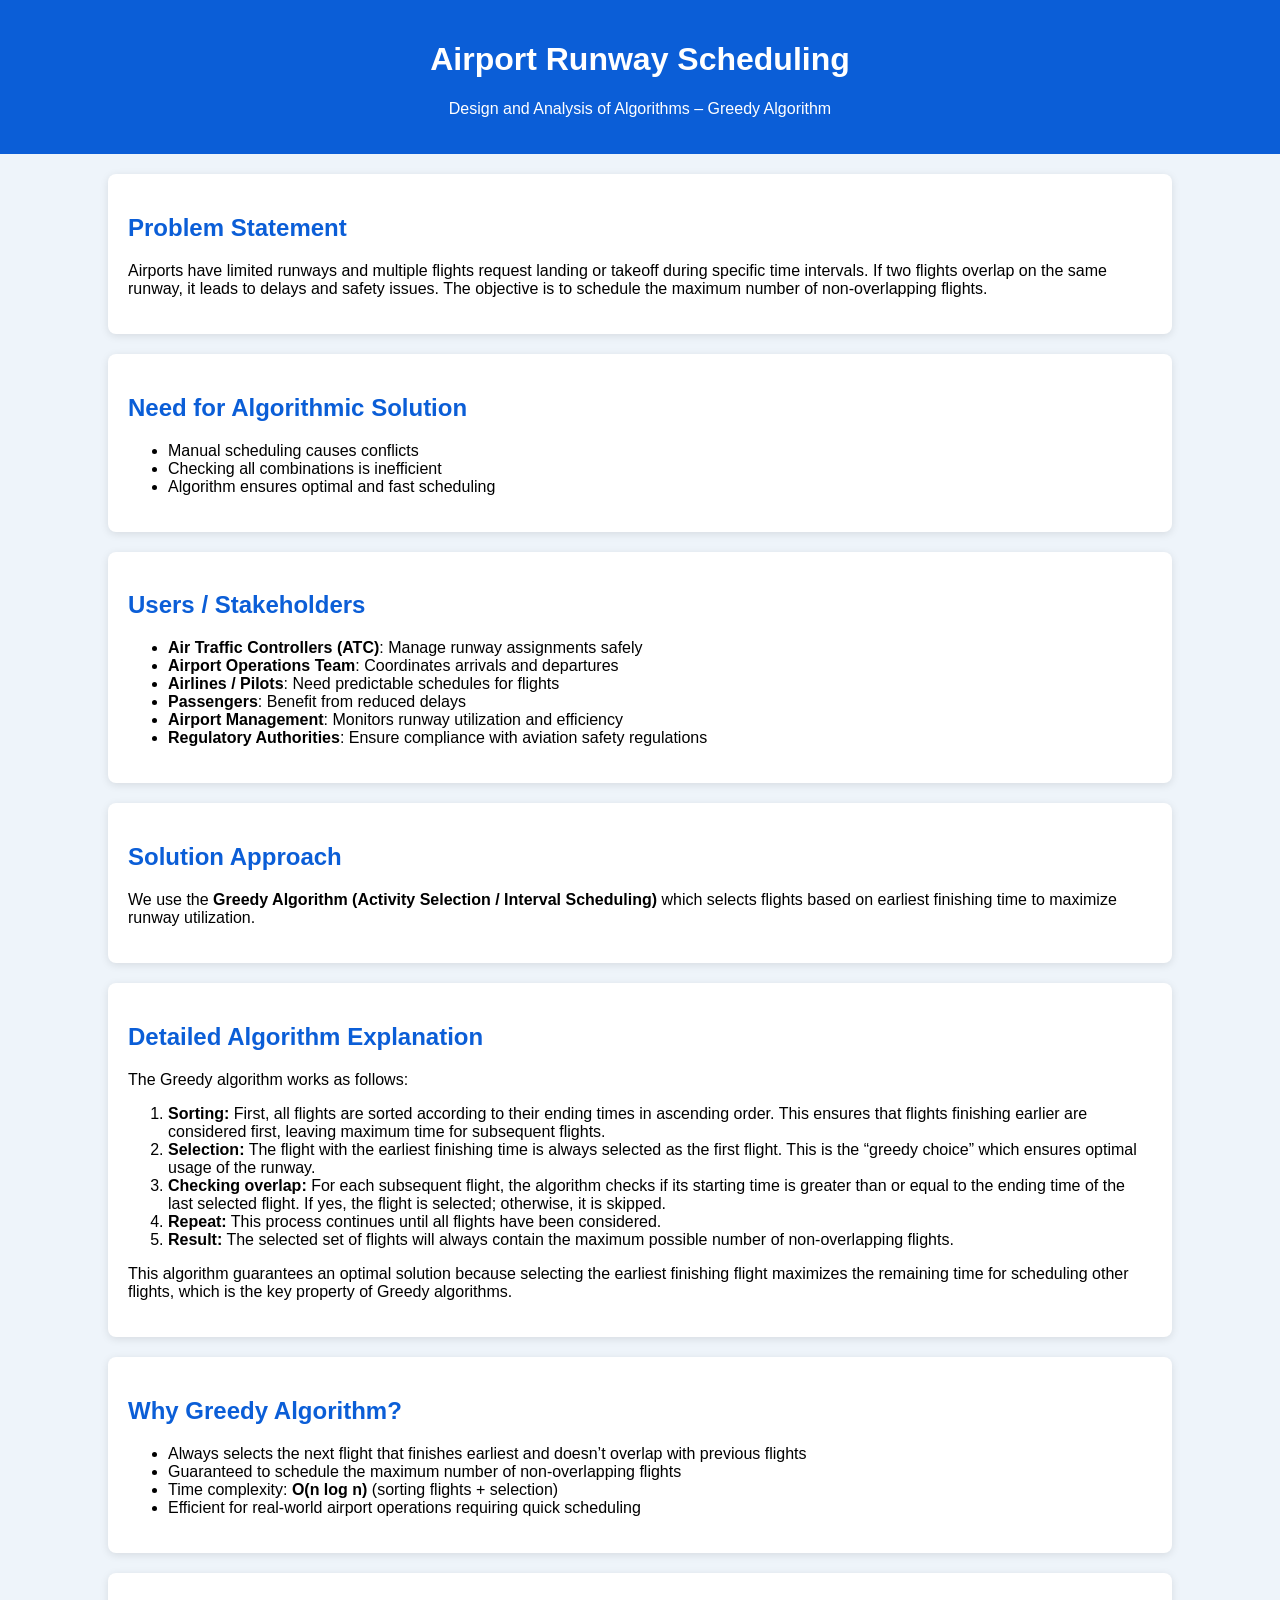
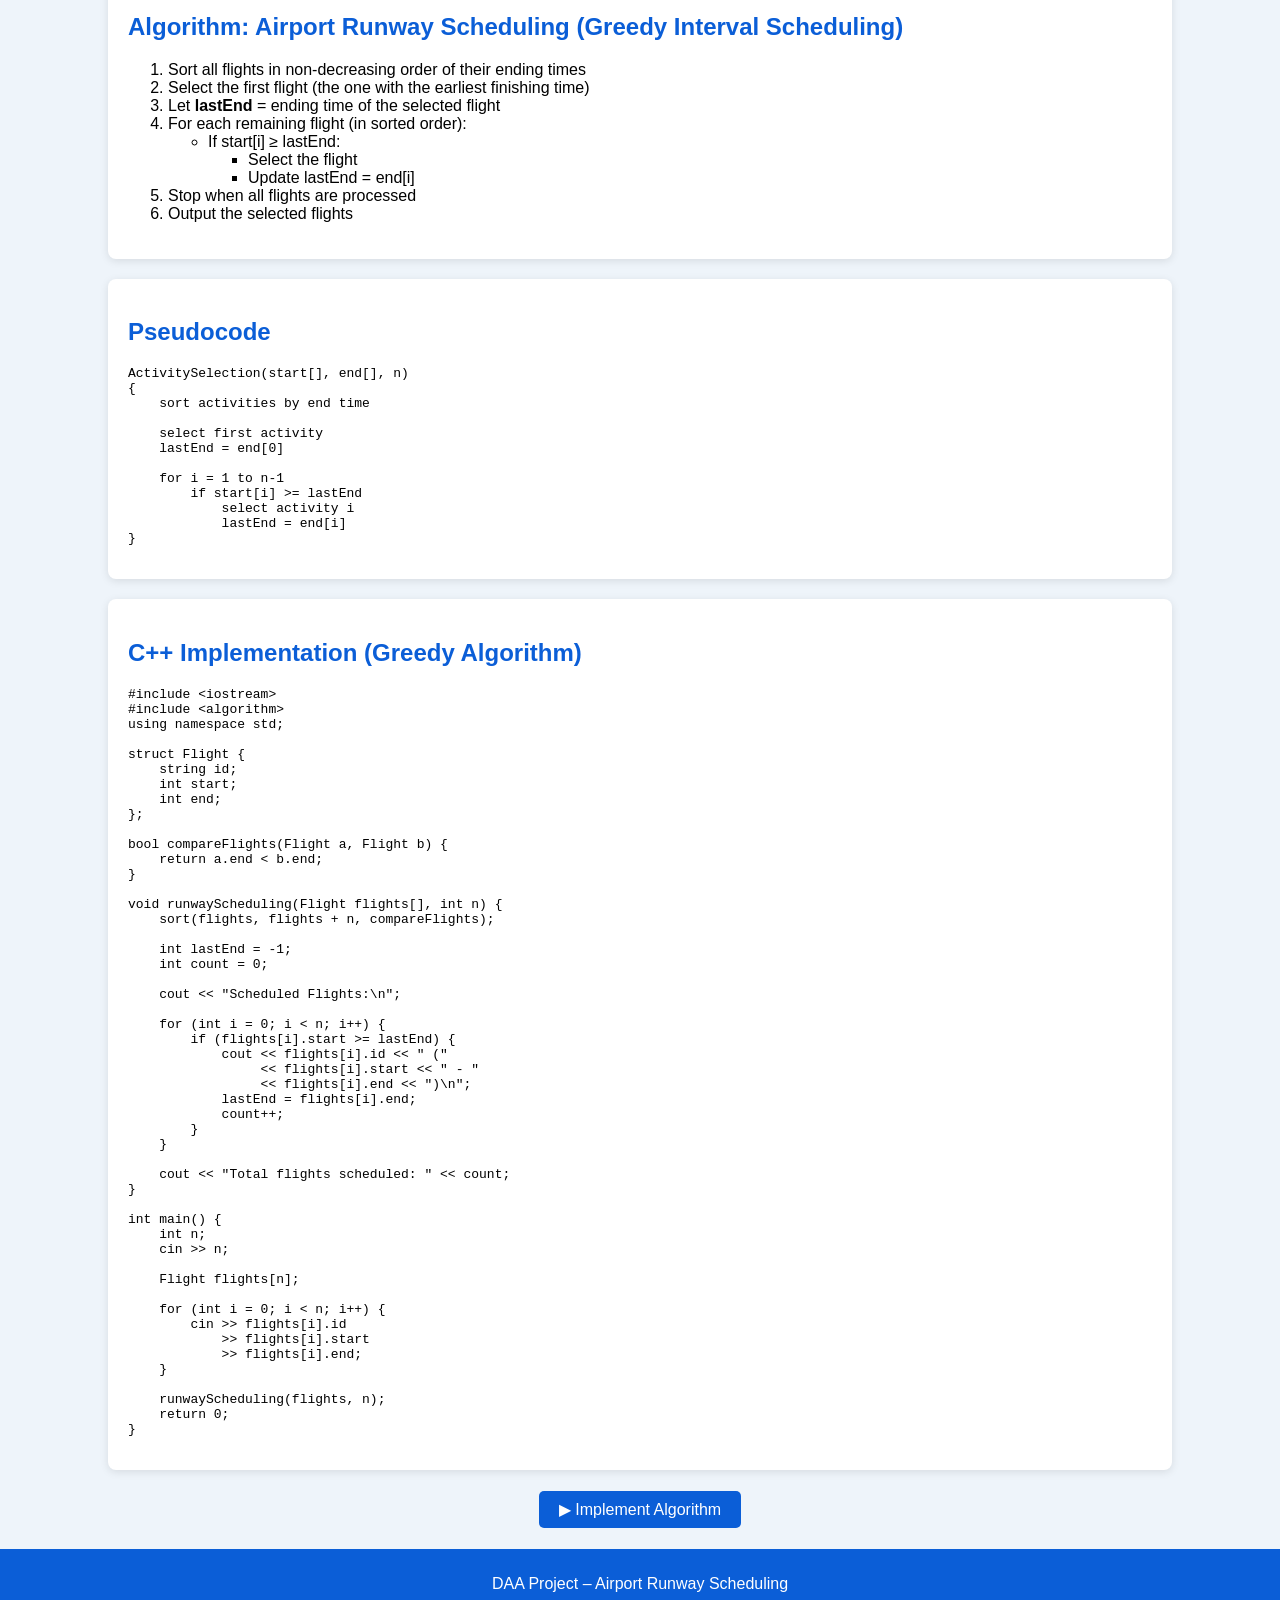
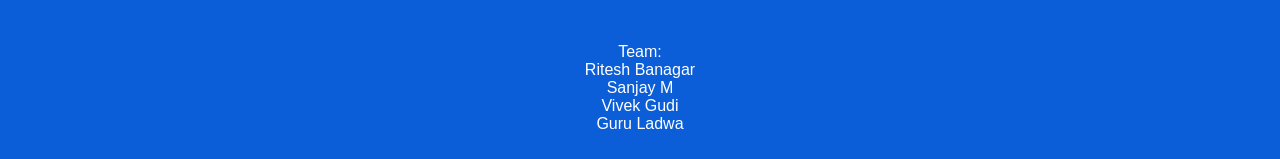
<file: index.html>
<!DOCTYPE html>
<html lang="en">
<head>
    <meta charset="UTF-8">
    <title>Airport Runway Scheduling</title>
    <link rel="stylesheet" href="style.css">
</head>
<body>

<header>
    <h1>Airport Runway Scheduling</h1>
    <p>Design and Analysis of Algorithms – Greedy Algorithm</p>
</header>

<section class="card">
    <h2>Problem Statement</h2>
    <p>
        Airports have limited runways and multiple flights request landing or takeoff during specific
        time intervals. If two flights overlap on the same runway, it leads to delays and safety issues.
        The objective is to schedule the maximum number of non-overlapping flights.
    </p>
</section>

<section class="card">
    <h2>Need for Algorithmic Solution</h2>
    <ul>
        <li>Manual scheduling causes conflicts</li>
        <li>Checking all combinations is inefficient</li>
        <li>Algorithm ensures optimal and fast scheduling</li>
    </ul>
</section>

<section class="card">
    <h2>Users / Stakeholders</h2>
    <ul>
        <li><b>Air Traffic Controllers (ATC)</b>: Manage runway assignments safely</li>
        <li><b>Airport Operations Team</b>: Coordinates arrivals and departures</li>
        <li><b>Airlines / Pilots</b>: Need predictable schedules for flights</li>
        <li><b>Passengers</b>: Benefit from reduced delays</li>
        <li><b>Airport Management</b>: Monitors runway utilization and efficiency</li>
        <li><b>Regulatory Authorities</b>: Ensure compliance with aviation safety regulations</li>
    </ul>
</section>

<section class="card">
    <h2>Solution Approach</h2>
    <p>
        We use the <b>Greedy Algorithm (Activity Selection / Interval Scheduling)</b> which selects
        flights based on earliest finishing time to maximize runway utilization.
    </p>
</section>

<section class="card">
    <h2>Detailed Algorithm Explanation</h2>
    <p>
        The Greedy algorithm works as follows:
    </p>
    <ol>
        <li>
            <b>Sorting:</b> First, all flights are sorted according to their ending times in ascending order. 
            This ensures that flights finishing earlier are considered first, leaving maximum time for subsequent flights.
        </li>
        <li>
            <b>Selection:</b> The flight with the earliest finishing time is always selected as the first flight. 
            This is the “greedy choice” which ensures optimal usage of the runway.
        </li>
        <li>
            <b>Checking overlap:</b> For each subsequent flight, the algorithm checks if its starting time is greater than 
            or equal to the ending time of the last selected flight. If yes, the flight is selected; otherwise, it is skipped.
        </li>
        <li>
            <b>Repeat:</b> This process continues until all flights have been considered.
        </li>
        <li>
            <b>Result:</b> The selected set of flights will always contain the maximum possible number of non-overlapping flights.
        </li>
    </ol>
    <p>
        This algorithm guarantees an optimal solution because selecting the earliest finishing flight maximizes the remaining 
        time for scheduling other flights, which is the key property of Greedy algorithms.
    </p>
</section>

<section class="card">
    <h2>Why Greedy Algorithm?</h2>
    <ul>
        <li>Always selects the next flight that finishes earliest and doesn’t overlap with previous flights</li>
        <li>Guaranteed to schedule the maximum number of non-overlapping flights</li>
        <li>Time complexity: <b>O(n log n)</b> (sorting flights + selection)</li>
        <li>Efficient for real-world airport operations requiring quick scheduling</li>
    </ul>
</section>

<section class="card">
    <h2>Algorithm: Airport Runway Scheduling (Greedy Interval Scheduling)</h2>
    <ol>
        <li>Sort all flights in non-decreasing order of their ending times</li>
        <li>Select the first flight (the one with the earliest finishing time)</li>
        <li>Let <b>lastEnd</b> = ending time of the selected flight</li>
        <li>For each remaining flight (in sorted order):</li>
        <ul>
            <li>If start[i] ≥ lastEnd:</li>
            <ul>
                <li>Select the flight</li>
                <li>Update lastEnd = end[i]</li>
            </ul>
        </ul>
        <li>Stop when all flights are processed</li>
        <li>Output the selected flights</li>
    </ol>
</section>

<section class="card">
    <h2>Pseudocode</h2>
<pre>
ActivitySelection(start[], end[], n)
{
    sort activities by end time

    select first activity
    lastEnd = end[0]

    for i = 1 to n-1
        if start[i] >= lastEnd
            select activity i
            lastEnd = end[i]
}
</pre>
</section>

<section class="card">
    <h2>C++ Implementation (Greedy Algorithm)</h2>
<pre>
#include &lt;iostream&gt;
#include &lt;algorithm&gt;
using namespace std;

struct Flight {
    string id;
    int start;
    int end;
};

bool compareFlights(Flight a, Flight b) {
    return a.end &lt; b.end;
}

void runwayScheduling(Flight flights[], int n) {
    sort(flights, flights + n, compareFlights);

    int lastEnd = -1;
    int count = 0;

    cout &lt;&lt; "Scheduled Flights:\n";

    for (int i = 0; i &lt; n; i++) {
        if (flights[i].start &gt;= lastEnd) {
            cout &lt;&lt; flights[i].id &lt;&lt; " (" 
                 &lt;&lt; flights[i].start &lt;&lt; " - " 
                 &lt;&lt; flights[i].end &lt;&lt; ")\n";
            lastEnd = flights[i].end;
            count++;
        }
    }

    cout &lt;&lt; "Total flights scheduled: " &lt;&lt; count;
}

int main() {
    int n;
    cin &gt;&gt; n;

    Flight flights[n];

    for (int i = 0; i &lt; n; i++) {
        cin &gt;&gt; flights[i].id
            &gt;&gt; flights[i].start
            &gt;&gt; flights[i].end;
    }

    runwayScheduling(flights, n);
    return 0;
}
</pre>
</section>

<div class="center">
    <a href="scheduler.html" class="btn">▶ Implement Algorithm</a>
</div>

<footer>
    <p>DAA Project – Airport Runway Scheduling</p><br>
    <p>Team: <br>Ritesh Banagar<br>
             Sanjay M  <br>
             Vivek Gudi<br>
             Guru Ladwa<br>
     </p>        
</footer>

</body>
</html>
</file>
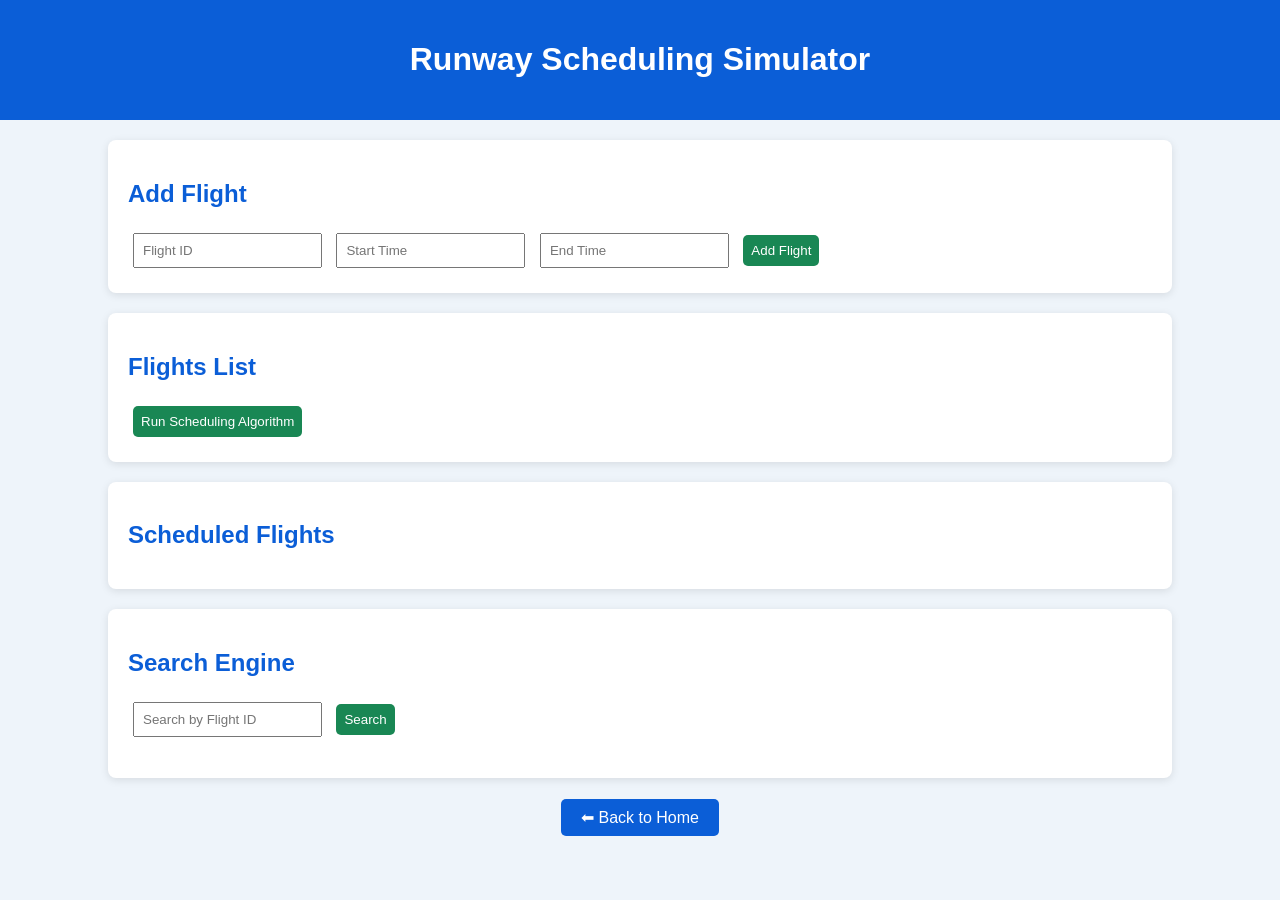
<file: scheduler.html>
<!DOCTYPE html>
<html lang="en">
<head>
    <meta charset="UTF-8">
    <title>Runway Scheduler</title>
    <link rel="stylesheet" href="style.css">
</head>
<body>

<header>
    <h1>Runway Scheduling Simulator</h1>
</header>

<section class="card">
    <h2>Add Flight</h2>
    <input type="text" id="fid" placeholder="Flight ID">
    <input type="number" id="start" placeholder="Start Time">
    <input type="number" id="end" placeholder="End Time">
    <button onclick="addFlight()">Add Flight</button>
</section>

<section class="card">
    <h2>Flights List</h2>
    <ul id="flightList"></ul>
    <button onclick="schedule()">Run Scheduling Algorithm</button>
</section>

<section class="card">
    <h2>Scheduled Flights</h2>
    <ul id="result"></ul>
</section>

<section class="card">
    <h2>Search Engine</h2>
    <input type="text" id="searchId" placeholder="Search by Flight ID">
    <button onclick="searchFlight()">Search</button>
    <p id="searchResult"></p>
</section>

<div class="center">
    <a href="Airport2.html" class="btn">⬅ Back to Home</a>
</div>

<script src="scriptt.js"></script>
</body>
</html>
</file>
<file: style.css>
body {
    font-family: Arial, sans-serif;
    background: #eef4fa;
    margin: 0;
}

header {
    background: #0b5ed7;
    color: white;
    padding: 20px;
    text-align: center;
}

.card {
    background: white;
    margin: 20px auto;
    padding: 20px;
    width: 80%;
    border-radius: 8px;
    box-shadow: 0 2px 8px rgba(0,0,0,0.1);
}

h2 {
    color: #0b5ed7;
}

input, button {
    padding: 8px;
    margin: 5px;
}

button {
    background: #198754;
    color: white;
    border: none;
    cursor: pointer;
    border-radius: 5px;
}

button:hover {
    background: #146c43;
}

.btn {
    background: #0b5ed7;
    padding: 10px 20px;
    color: white;
    text-decoration: none;
    border-radius: 5px;
}

.center {
    text-align: center;
    margin: 30px;
}

footer {
    background: #0b5ed7;
    color: white;
    text-align: center;
    padding: 10px;
}
</file>
